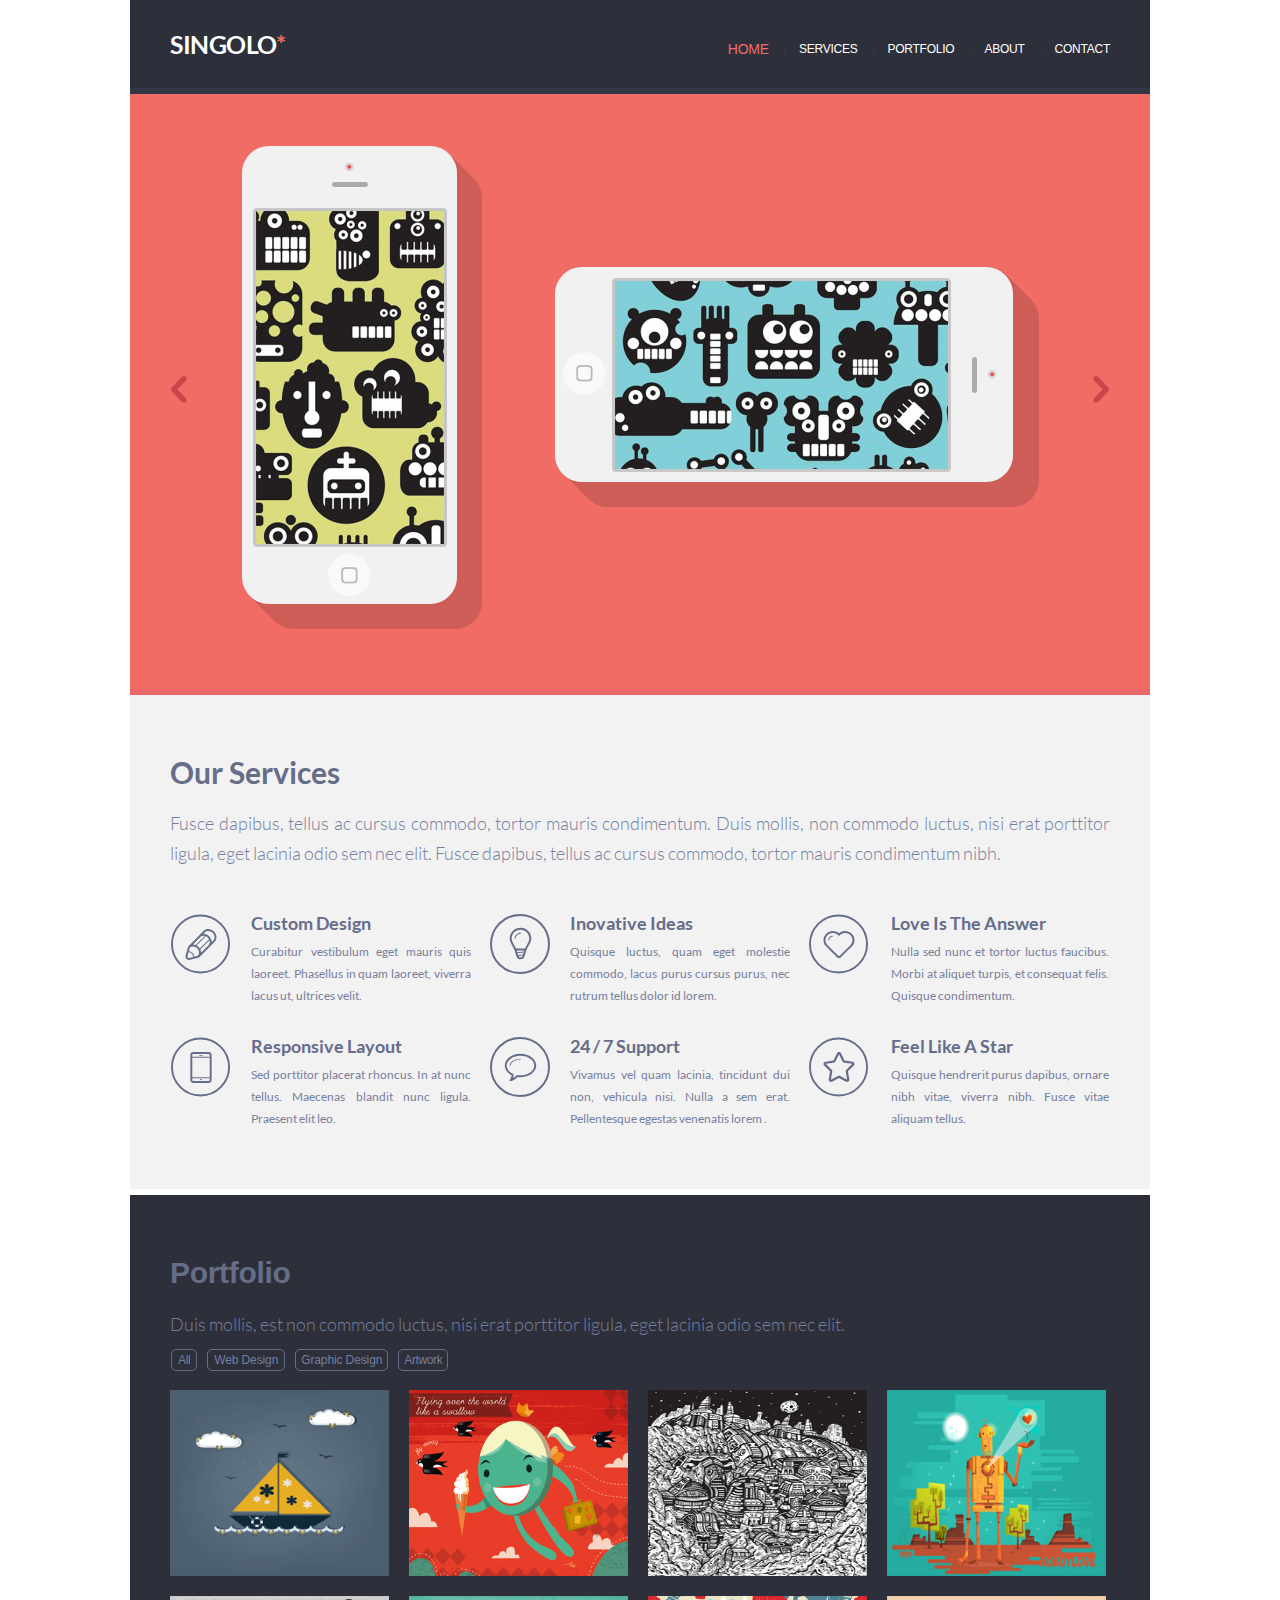
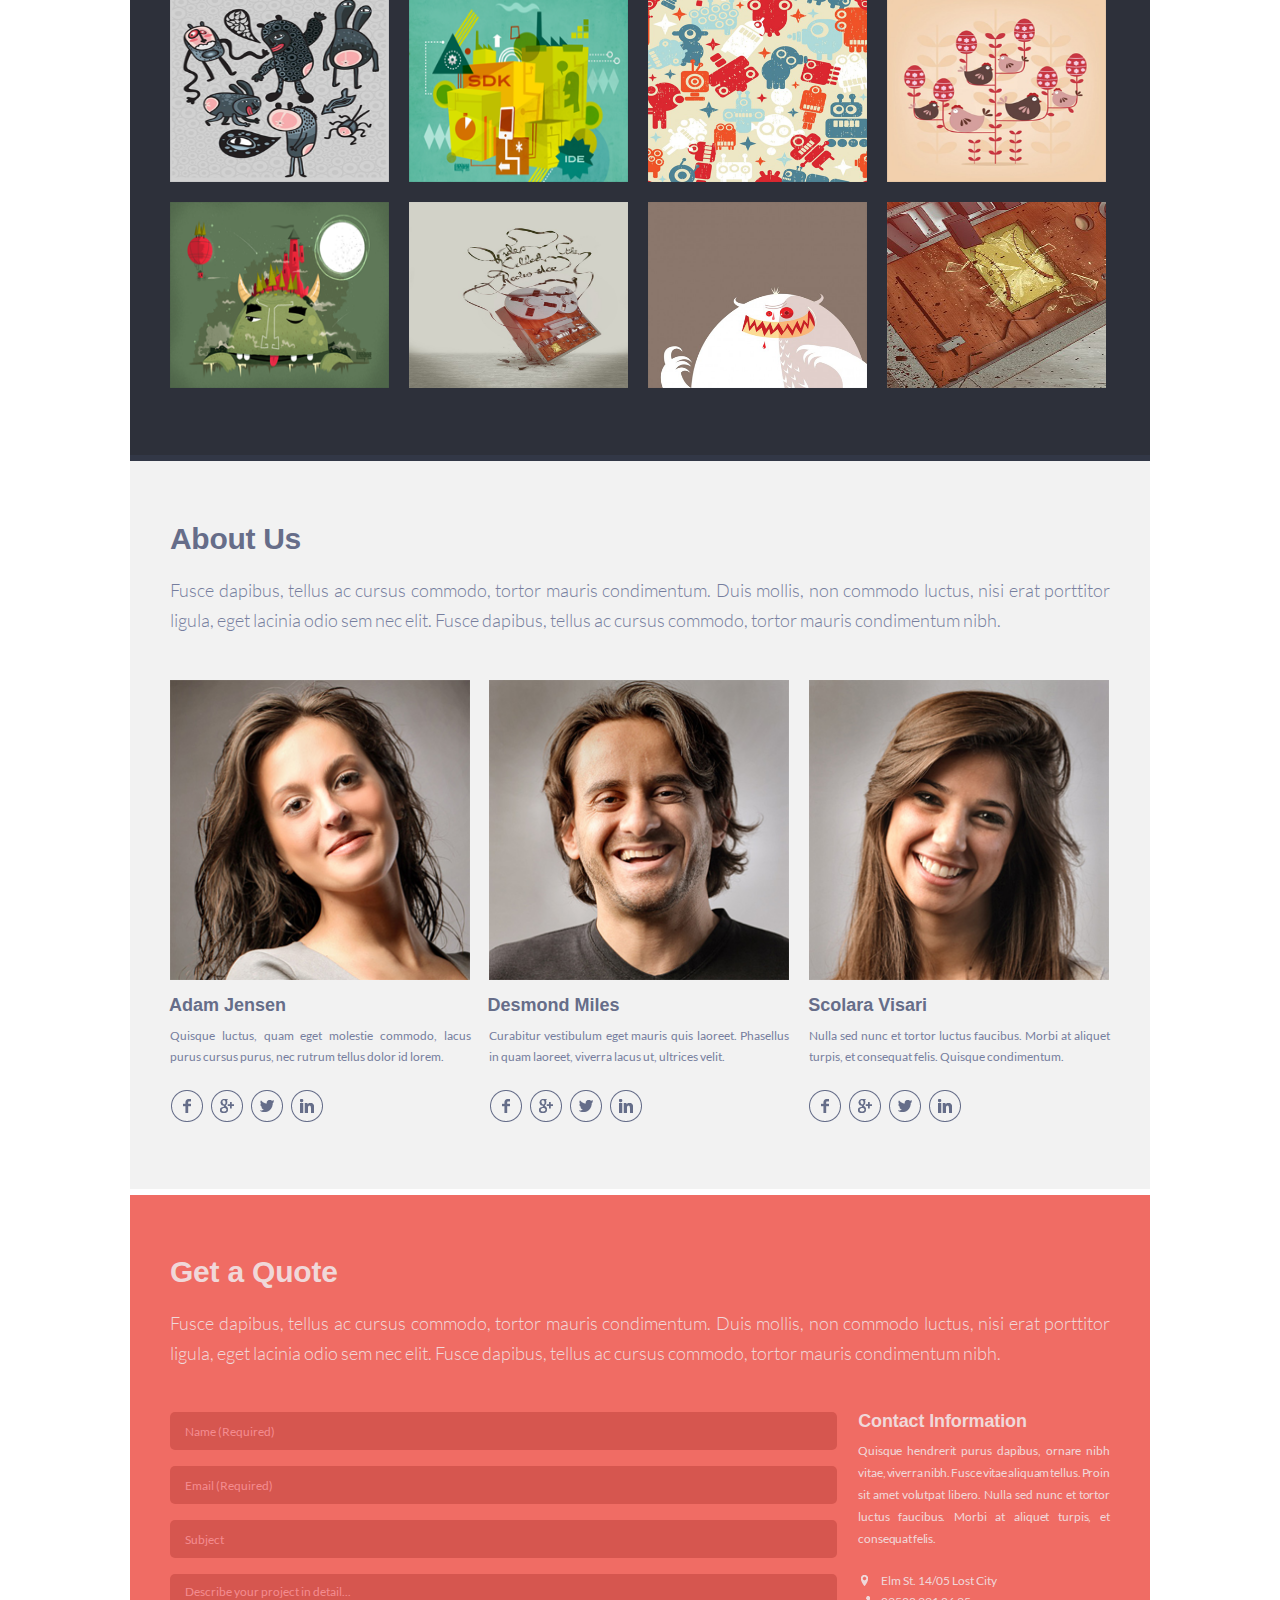
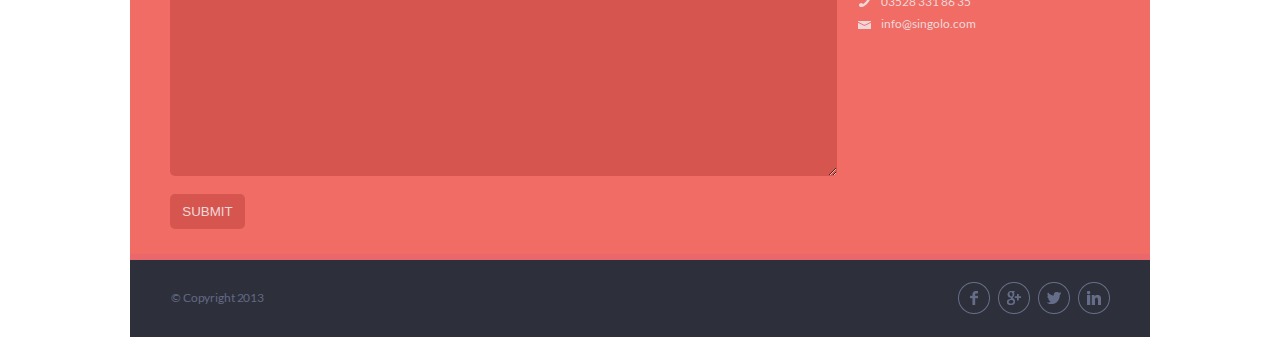
<file: index.html>
<!DOCTYPE html>
<html lang="en">

<head>
    <meta charset="UTF-8">
    <meta name="viewport" content="width=device-width, initial-scale=1.0">
    <title>Singolo1</title>
    <link rel="stylesheet" href="style.css">
</head>

<body>

    <!--HEADER SLIDER SERVICES-->

    <header class="header">
        <div class="wrapper">
            <div class="header-container">
                <div class="logo-container">
                    <span class="hamburger">
                        <span class="hamburger-line"></span>
                    </span>
                    <h1 class="logo">SINGOLO<span>*</span></h1>
                </div>
                <nav class="header__navigation">
                    <ul class="navigation">
                        <li><a class="active" href="#">HOME</a></li>
                        <li><a href="#services">SERVICES</a></li>
                        <li><a href="#portfolio">PORTFOLIO</a></li>
                        <li><a href="#about-us">ABOUT</a></li>
                        <li><a href="#get-a-quote">CONTACT</a></li>
                    </ul>
                </nav>
            </div>
        </div>
    </header>
    <div class="slider">
        <div class="wrapper slider-wrapper">
            <button class="left-arrow slider-item"></button>
            <div class="slider1 slider-item">
                <div class="vertical phone">
                    <img class="vertical-phone" src="./assets/img/iPhone-Vertical.png" alt="iPhone Vertical">
                    <img class="vertical-phone_home-button phone-button" src="./assets/img/Home Button.png" alt="">
                    <div class="black-vertical block">
                        <img src="./assets/img/black_vertical.png" alt="">
                    </div>
                </div>
                <div class="horizontal phone"><img class="horizontal-phone" src="./assets/img/iPhone-Horizontal.png" alt="iPhone Horizontal">
                    <img class="horizontal-phone_home-button phone-button" src="./assets/img/Home Button.png" alt="">
                    <img class="black-horizontal block" src="./assets/img/black_horizontal.png" alt="">
                </div>
            </div>
            <div class="slider2 slider-item">
                <img src="./assets/img/Slide-2.png" alt="" width="797" height="481">
            </div>
            <button class="right-arrow slider-item"></button>
        </div>
    </div>
    <section id="services">
        <div class="wrapper">
            <div class="services-container">
                <div class="services__header">
                    <h2>Our Services</h2>
                    <p>Fusce dapibus, tellus ac cursus commodo, tortor mauris condimentum. Duis mollis, non commodo
                        luctus,
                        nisi erat porttitor ligula, eget lacinia odio sem nec elit. Fusce dapibus, tellus ac cursus
                        commodo,
                        tortor mauris condimentum nibh.</p>
                </div>
                <ul class="services__descriptions">
                    <li class="services__description__item">
                        <img src="./assets/img/pen.svg" alt="pen">
                        <h3>Custom Design</h3>
                        <p>Curabitur vestibulum eget mauris quis laoreet. Phasellus in quam laoreet, viverra lacus
                            ut, ultrices velit.</p>
                    </li>
                    <li class="services__description__item">
                        <img src="./assets/img/lightbulb.svg" alt="lightbulb">
                        <h3>Inovative Ideas</h3>
                        <p>Quisque luctus, quam eget molestie commodo, lacus purus cursus purus, nec rutrum tellus
                            dolor id lorem.</p>
                    </li>
                    <li class="services__description__item">
                        <img src="./assets/img/heart.svg" alt="heart">
                        <h3>Love Is The Answer</h3>
                        <p>Nulla sed nunc et tortor luctus faucibus. Morbi at aliquet turpis, et consequat felis.
                            Quisque condimentum.</p>
                    </li>
                    <li class="services__description__item">
                        <img src="./assets/img/phone.svg" alt="phone">
                        <h3>Responsive Layout</h3>
                        <p>Sed porttitor placerat rhoncus. In at nunc tellus. Maecenas blandit nunc ligula. Praesent
                            elit leo.</p>
                    </li>
                    <li class="services__description__item">
                        <img src="./assets/img/bubble.svg" alt="bubble">
                        <h3>24 / 7 Support</h3>
                        <p>Vivamus vel quam lacinia, tincidunt dui non, vehicula nisi. Nulla a sem erat.
                            Pellentesque egestas venenatis lorem .</p>
                    </li>
                    <li class="services__description__item">
                        <img src="./assets/img/star.svg" alt="star">
                        <h3>Feel Like A Star</h3>
                        <p>Quisque hendrerit purus dapibus, ornare nibh vitae, viverra nibh. Fusce vitae aliquam
                            tellus.</p>
                    </li>
                </ul>
            </div>
        </div>
    </section>

    <!--PORTFOLIO ABOUT-US-->

    <section id="portfolio">
        <div class="wrapper">
            <div class="portfolio__container">
                <div class="portfolio__header">
                    <h2 class="portfolio__header_head">Portfolio</h2>
                    <p class="portfolio__header_text">Duis mollis, est non commodo luctus, nisi erat porttitor ligula,
                        eget
                        lacinia odio sem nec elit.</p>
                </div>
                <ul class="portfolio__list" id="portfolio__list">
                    <li><button class="portfolio__list_button">All</button></li>
                    <li><button class="portfolio__list_button">Web Design</button></li>
                    <li><button class="portfolio__list_button">Graphic Design</button></li>
                    <li><button class="portfolio__list_button">Artwork</button></li>
                </ul>

                <div class="portfolio__images" id="portfolio__images">
                    <div class="image1 portfolio__img"><img src="./assets/img/Project1.png" alt="Project1"></div>
                    <div class="image2 portfolio__img"><img src="./assets/img/Project2.png" alt="Project2"></div>
                    <div class="image3 portfolio__img"><img src="./assets/img/Project3.png" alt="Project3"></div>
                    <div class="image4 portfolio__img"><img src="./assets/img/Project4.png" alt="Project4"></div>
                    <div class="image5 portfolio__img"><img src="./assets/img/Project5.png" alt="Project5"></div>
                    <div class="image6 portfolio__img"><img src="./assets/img/Project6.png" alt="Project6"></div>
                    <div class="image7 portfolio__img"><img src="./assets/img/Project7.png" alt="Project7"></div>
                    <div class="image8 portfolio__img"><img src="./assets/img/Project8.png" alt="Project8"></div>
                    <div class="image9 portfolio__img"><img src="./assets/img/Project9.png" alt="Project9"></div>
                    <div class="image10 portfolio__img"><img src="./assets/img/Project10.png" alt="Project10"></div>
                    <div class="image11 portfolio__img"><img src="./assets/img/Project11.png" alt="Project11"></div>
                    <div class="image12 portfolio__img"><img src="./assets/img/Project12.png" alt="Project12"></div>
                </div>
            </div>
        </div>
    </section>

    <section id="about-us">
        <div class="wrapper">
            <div class="about-us__container">
                <div class="about-us__header">
                    <h2 class="about-us__header_head">About Us</h2>
                    <p class="about-us__header_text">Fusce dapibus, tellus ac cursus commodo, tortor mauris condimentum.
                        Duis mollis, non commodo luctus, nisi erat porttitor ligula, eget lacinia odio sem nec elit.
                        Fusce dapibus, tellus ac cursus commodo, tortor mauris condimentum nibh.</p>
                </div>

                <div class="about-us__people">
                    <div class="human adam-jensen">
                        <div><img src="./assets/img/photo1.png" alt="Adam Jensen"></div>
                        <h2>Adam Jensen</h2>
                        <p>Quisque luctus, quam eget molestie commodo, lacus purus cursus purus, nec rutrum tellus dolor
                            id lorem.</p>
                        <div class="social">
                            <a href="https://www.facebook.com/" class="facebook"></a>
                            <a href="https://www.google.com/" class="google"></a>
                            <a href="https://twitter.com/" class="twitter"></a>
                            <a href="https://www.linkedin.com/" class="linked-in"></a>
                        </div>
                    </div>
                    <div class="human desmond-miles">
                        <div><img src="./assets/img/photo2.png" alt="Desmond Miles"></div>
                        <h2>Desmond Miles</h2>
                        <p>Curabitur vestibulum eget mauris quis laoreet. Phasellus in quam laoreet, viverra lacus ut,
                            ultrices velit.</p>
                        <div class="social">
                            <a href="https://www.facebook.com/" class="facebook"></a>
                            <a href="https://www.google.com/" class="google"></a>
                            <a href="https://twitter.com/" class="twitter"></a>
                            <a href="https://www.linkedin.com/" class="linked-in"></a>
                        </div>
                    </div>
                    <div class="human scolara-visari">
                        <div><img src="./assets/img/photo3.png" alt="Scolara Visari"></div>
                        <h2>Scolara Visari</h2>
                        <p>Nulla sed nunc et tortor luctus faucibus. Morbi at aliquet turpis, et consequat felis.
                            Quisque condimentum.</p>
                        <div class="social">
                            <a href="https://www.facebook.com/" class="facebook"></a>
                            <a href="https://www.google.com/" class="google"></a>
                            <a href="https://twitter.com/" class="twitter"></a>
                            <a href="https://www.linkedin.com/" class="linked-in"></a>
                        </div>
                    </div>
                </div>
            </div>
        </div>
    </section>

    <!--GET-A-QUOTE FOOTER-->

    <section id="get-a-quote">
        <div class="wrapper">
            <div class="get-a-quote__container">
                <div class="get-a-quote__text">
                    <h2 class="get-a-quote__text_header">Get a Quote</h2>
                    <p class="get-a-quote__text_main-text">Fusce dapibus, tellus ac cursus commodo, tortor mauris
                        condimentum. Duis mollis, non commodo luctus, nisi erat porttitor ligula, eget lacinia odio sem
                        nec elit. Fusce dapibus, tellus ac cursus commodo, tortor mauris condimentum nibh.</p>
                </div>

                <div class="get-a-quote__forms-contact-info">
                    <div class="forms">
                        <form action="" class="form" method="" id="form" onsubmit="return false;">
                            <input type="text" id="user-name" name="user-name" placeholder="Name (Required)" required
                                pattern="[A-Za-z_-]{1,15}">
                            <br>
                            <input type="email" name="user-email" id="user-email" placeholder="Email (Required)"
                                required pattern="[A-Za-z0-9._-]+@[A-Za-z0-9-]+.+.[A-Za-z]{2,4}">
                            <br>
                            <input type="text" id="subject" placeholder="Subject" maxlength="100">
                            <br>
                            <textarea name="project-description" id="project-description" cols="30" rows="30"
                                placeholder="Describe your project in detail..." maxlength="280"></textarea>
                            <br>
                            <button type="submit" class="form_submit" id="submit">SUBMIT</button>
                        </form>

                        <div id="message-block" class="hidden-block">
                            <div id="message">
                                <p>The letter was sent</p><br>
                                <p id="no-theme">Subject: <span id="message-theme"></span></p><br>
                                <p id="no-description">Description: <span id="message-description"></span></p><br>
                                <button id="close-button">OK</button>
                            </div>
                        </div>

                    </div>
                    <div class="contact-info">
                        <h2 class="contact-info__header">Contact Information</h2>
                        <p class="contact-info__text">Quisque hendrerit purus dapibus, ornare nibh vitae, viverra nibh.
                            Fusce vitae aliquam tellus. Proin sit amet volutpat libero. Nulla sed nunc et tortor luctus
                            faucibus. Morbi at aliquet turpis, et consequat felis.</p>
                        <a href="#" class="location">Elm St. 14/05 Lost City</a>
                        <a href="tel:035283318635" class="phone">03528 331 86 35</a>
                        <a href="mailto:info@singolo.com" class="mail">info@singolo.com</a>
                    </div>
                </div>
            </div>
        </div>
    </section>

    <footer class="footer">
        <div class="wrapper">
            <div class="footer__container">
                <div class="copyright">
                    <p>&#169; Copyright 2013</p>
                </div>
                <div class="footer__container_social">
                    <a href="https://www.facebook.com/" class="facebook"></a>
                    <a href="https://www.google.com/" class="google"></a>
                    <a href="https://twitter.com/" class="twitter"></a>
                    <a href="https://www.linkedin.com/" class="linked-in"></a>
                </div>
            </div>
        </div>
    </footer>
    <script src="script.js"></script>
</body>

</html>
</file>
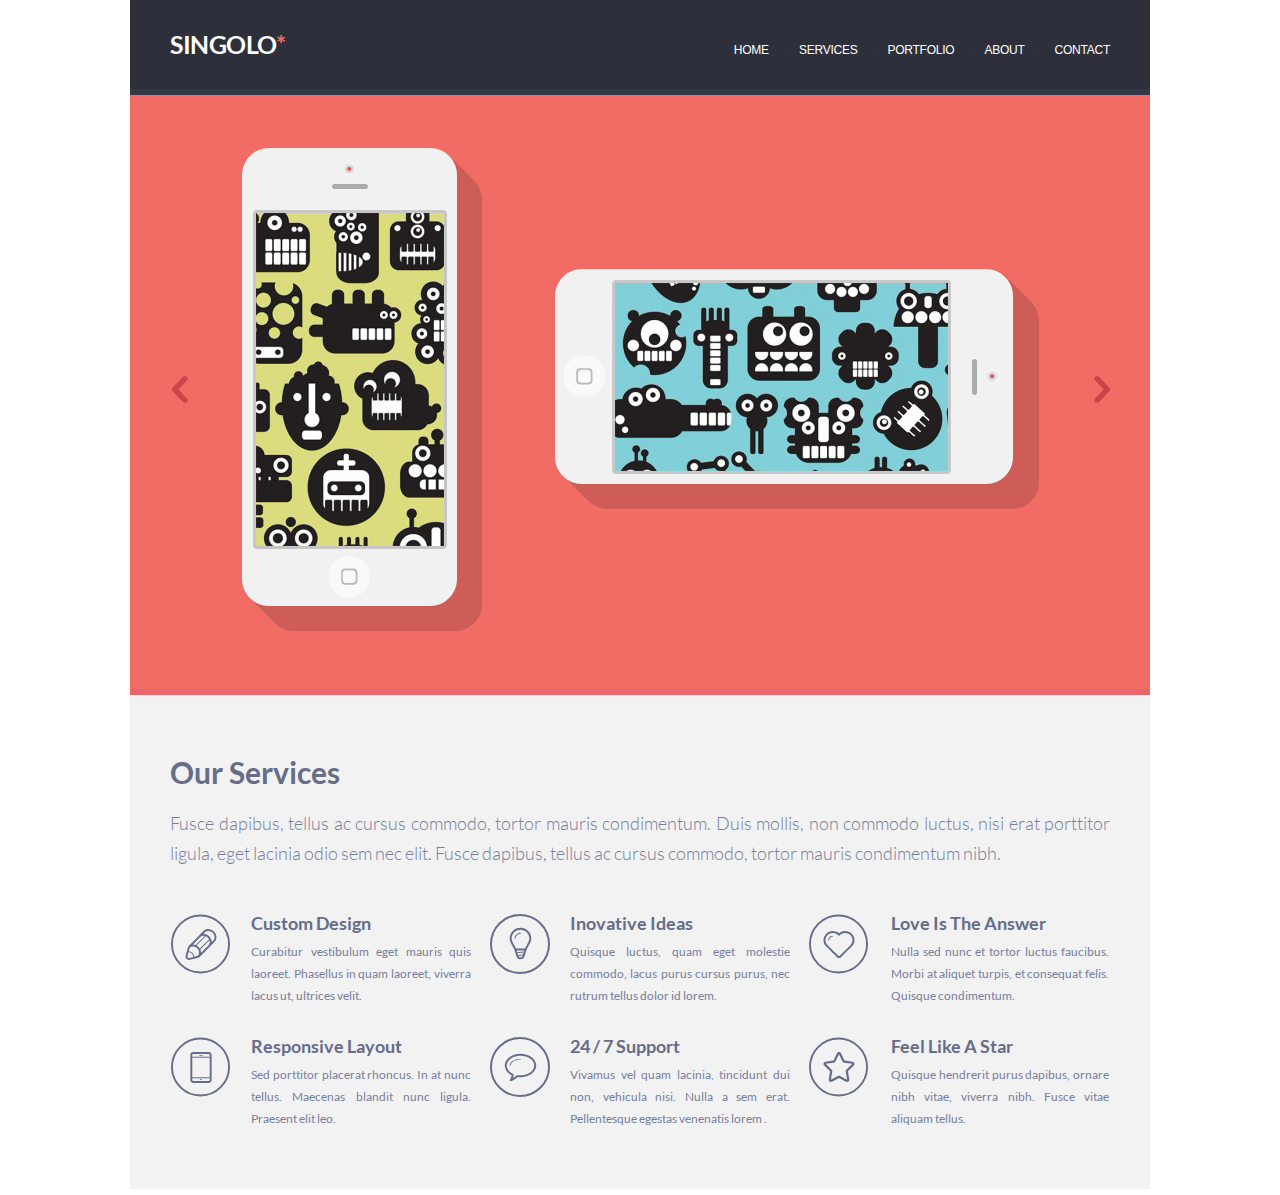
<file: singolo1.html>
<!DOCTYPE html>
<html lang="en">

<head>
    <meta charset="UTF-8">
    <meta name="viewport" content="width=device-width, initial-scale=1.0">
    <title>Singolo1</title>
    <link rel="stylesheet" href="singolo1.css">
</head>

<body>
    <header class="header">
        <div class="wrapper">
            <div class="header-container">
                <div class="logo-container">
                    <h1 class="logo">SINGOLO<span>*</span></h1>
                </div>
                <nav class="header__navigation">
                    <ul class="navigation">
                        <li><a href="#">HOME</a></li>
                        <li><a href="#">SERVICES</a></li>
                        <li><a href="#">PORTFOLIO</a></li>
                        <li><a href="#">ABOUT</a></li>
                        <li><a href="#">CONTACT</a></li>
                    </ul>
                </nav>
            </div>
        </div>
    </header>
    <div class="slider">
        <div class="wrapper">
            <div class="slider-container">
                <button class="left-arrow" disabled></button>
                <div class="slider__content">
                    <img class="vertical-phone" src="./assets/img/iPhone-Vertical.png" alt="iPhone Vertical" width="240"
                        height="483">
                    <img class="horizontal-phone" src="./assets/img/iPhone-Horizontal.png" alt="iPhone Horizontal"
                        width="484" height="240">
                </div>
                <button class="right-arrow" disabled></button>
            </div>
        </div>
    </div>
    <section class="services">
        <div class="wrapper">
            <div class="services-container">
                <div class="services__header">
                    <h2>Our Services</h2>
                    <p>Fusce dapibus, tellus ac cursus commodo, tortor mauris condimentum. Duis mollis, non commodo
                        luctus,
                        nisi erat porttitor ligula, eget lacinia odio sem nec elit. Fusce dapibus, tellus ac cursus
                        commodo,
                        tortor mauris condimentum nibh.</p>
                </div>
                <ul class="services__descriptions">
                    <li class="services__description__item">
                        <img src="./assets/img/pen.svg" alt="pen">
                        <h3>Custom Design</h3>
                        <p>Curabitur vestibulum eget mauris quis laoreet. Phasellus in quam laoreet, viverra lacus
                            ut, ultrices velit.</p>
                    </li>
                    <li class="services__description__item">
                        <img src="./assets/img/lightbulb.svg" alt="lightbulb">
                        <h3>Inovative Ideas</h3>
                        <p>Quisque luctus, quam eget molestie commodo, lacus purus cursus purus, nec rutrum tellus
                            dolor id lorem.</p>
                    </li>
                    <li class="services__description__item">
                        <img src="./assets/img/heart.svg" alt="heart">
                        <h3>Love Is The Answer</h3>
                        <p>Nulla sed nunc et tortor luctus faucibus. Morbi at aliquet turpis, et consequat felis.
                            Quisque condimentum.</p>
                    </li>
                    <li class="services__description__item">
                        <img src="./assets/img/phone.svg" alt="phone">
                        <h3>Responsive Layout</h3>
                        <p>Sed porttitor placerat rhoncus. In at nunc tellus. Maecenas blandit nunc ligula. Praesent
                            elit leo.</p>
                    </li>
                    <li class="services__description__item">
                        <img src="./assets/img/bubble.svg" alt="bubble">
                        <h3>24 / 7 Support</h3>
                        <p>Vivamus vel quam lacinia, tincidunt dui non, vehicula nisi. Nulla a sem erat.
                            Pellentesque egestas venenatis lorem .</p>
                    </li>
                    <li class="services__description__item">
                        <img src="./assets/img/star.svg" alt="star">
                        <h3>Feel Like A Star</h3>
                        <p>Quisque hendrerit purus dapibus, ornare nibh vitae, viverra nibh. Fusce vitae aliquam
                            tellus.</p>
                    </li>
                </ul>
            </div>
        </div>
    </section>
</body>

</html>
</file>
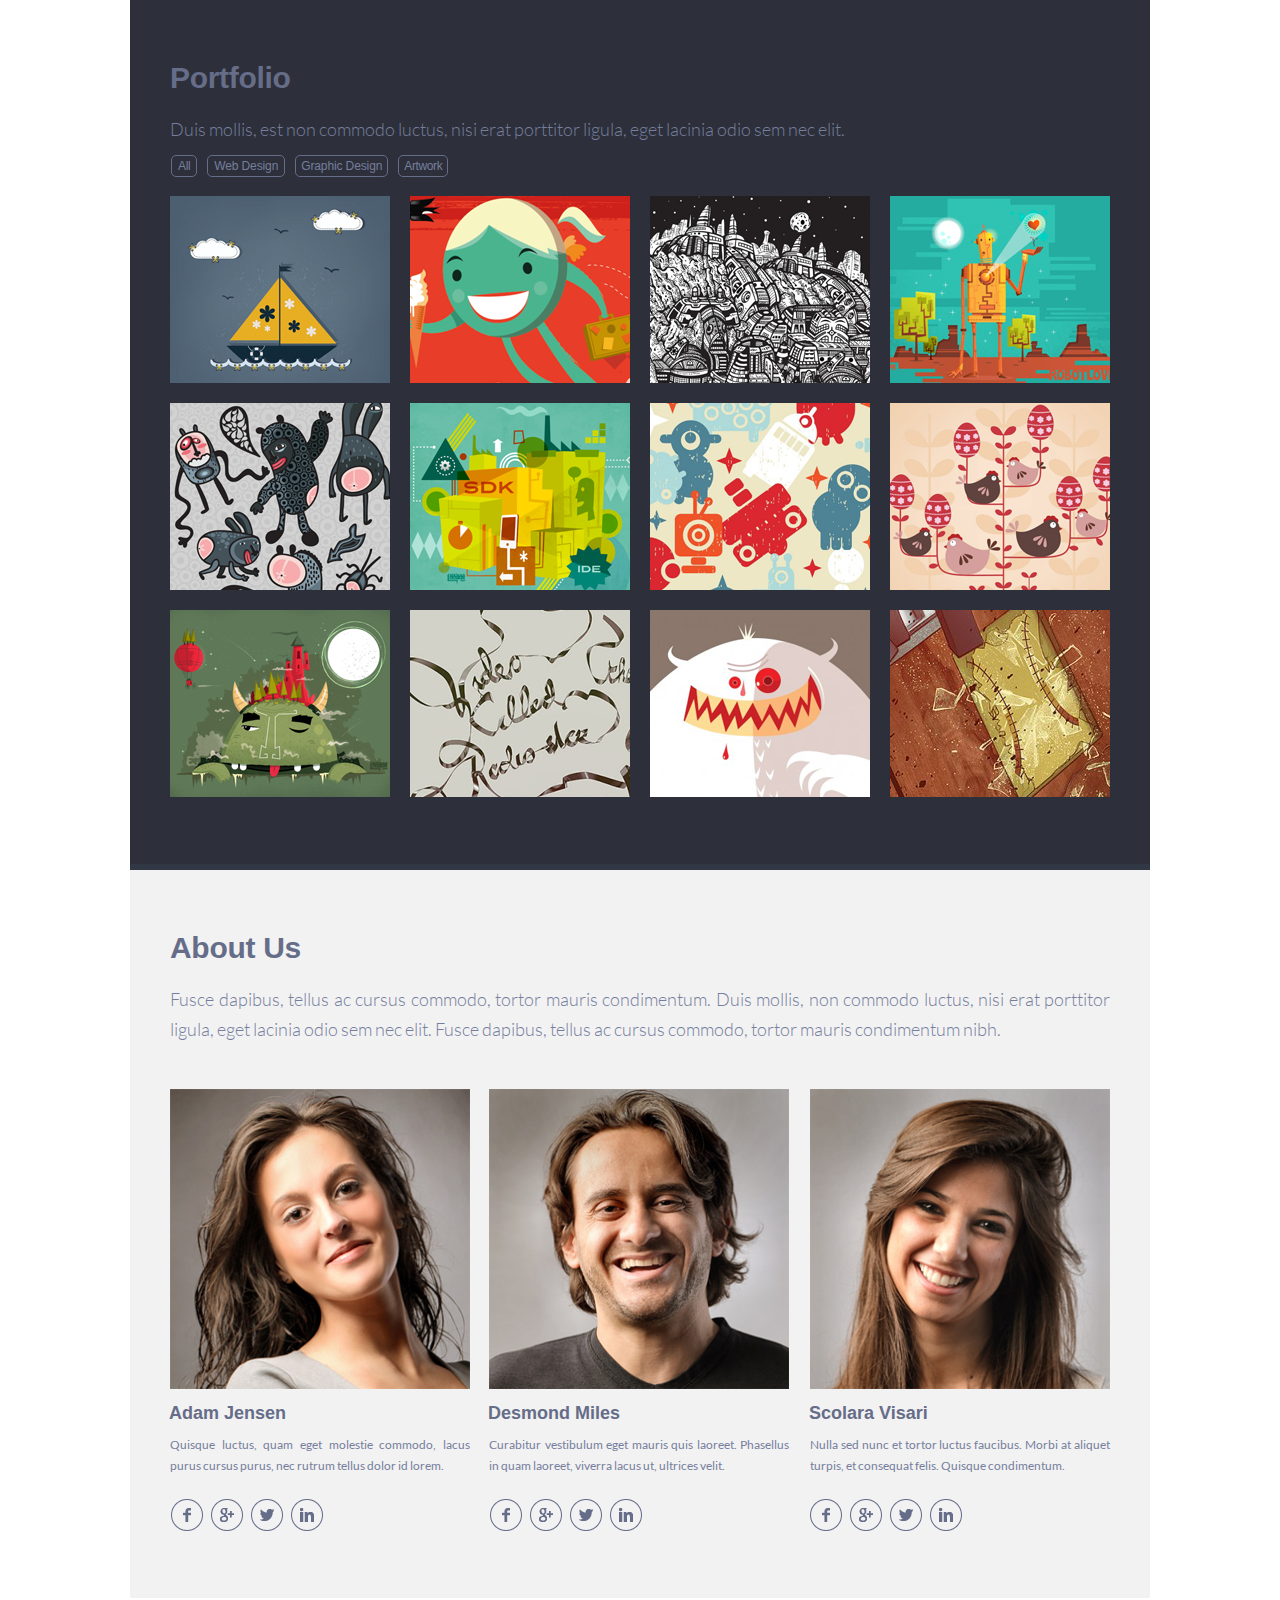
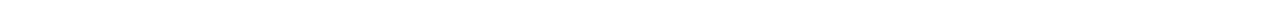
<file: singolo2.html>
<!DOCTYPE html>
<html lang="en">

<head>
    <meta charset="UTF-8">
    <meta name="viewport" content="width=device-width, initial-scale=1.0">
    <title>Singolo2</title>
    <link rel="stylesheet" href="singolo2.css">
</head>

<body>
    <section class="portfolio">
        <div class="wrapper">
            <div class="portfolio__container">
                <div class="portfolio__header">
                    <h2 class="portfolio__header_head">Portfolio</h2>
                    <p class="portfolio__header_text">Duis mollis, est non commodo luctus, nisi erat porttitor ligula,
                        eget
                        lacinia odio sem nec elit.</p>
                </div>
                <ul class="portfolio__list">
                    <li><button class="portfolio__list_button" disabled><span>All</span></button></li>
                    <li><button class="portfolio__list_button" disabled><span>Web Design</span></button></li>
                    <li><button class="portfolio__list_button" disabled><span>Graphic Design</span></button></li>
                    <li><button class="portfolio__list_button" disabled><span>Artwork</span></button></li>
                </ul>
                <div class="portfolio__images">
                    <div class="image1"><img src="./assets/img/Project1.png" alt="Project1"></div>
                    <div class="image2"><img src="./assets/img/Project2.png" alt="Project2"></div>
                    <div class="image3"><img src="./assets/img/Project3.png" alt="Project3"></div>
                    <div class="image4"><img src="./assets/img/Project4.png" alt="Project4"></div>
                    <div class="image5"><img src="./assets/img/Project5.png" alt="Project5"></div>
                    <div class="image6"><img src="./assets/img/Project6.png" alt="Project6"></div>
                    <div class="image7"><img src="./assets/img/Project7.png" alt="Project7"></div>
                    <div class="image8"><img src="./assets/img/Project8.png" alt="Project8"></div>
                    <div class="image9"><img src="./assets/img/Project9.png" alt="Project9"></div>
                    <div class="image10"><img src="./assets/img/Project10.png" alt="Projec10"></div>
                    <div class="image11"><img src="./assets/img/Project11.png" alt="Project11"></div>
                    <div class="image12"><img src="./assets/img/Project12.png" alt="Project12"></div>
                </div>
            </div>
        </div>
    </section>
    <section class="about-us">
        <div class="wrapper">
            <div class="about-us__container">
                <div class="about-us__header">
                    <h2 class="about-us__header_head">About Us</h2>
                    <p class="about-us__header_text">Fusce dapibus, tellus ac cursus commodo, tortor mauris condimentum.
                        Duis mollis, non commodo luctus, nisi erat porttitor ligula, eget lacinia odio sem nec elit.
                        Fusce dapibus, tellus ac cursus commodo, tortor mauris condimentum nibh.</p>
                </div>
                <div class="about-us__people">
                    <div class="human adam-jensen">
                        <div><img src="./assets/img/photo1.png" alt="Adam Jensen" width="300" height="300"></div>
                        <h2>Adam Jensen</h2>
                        <p>Quisque luctus, quam eget molestie commodo, lacus purus cursus purus, nec rutrum tellus dolor id lorem.</p>
                        <div class="social">
                            <a href="https://www.facebook.com/" class="facebook"></a>
                            <a href="https://www.google.com/" class="google"></a>
                            <a href="https://twitter.com/" class="twitter"></a>
                            <a href="https://www.linkedin.com/" class="linked-in"></a>
                        </div>
                    </div>
                    <div class="human desmond-miles">
                        <div><img src="./assets/img/photo2.png" alt="Desmond Miles" width="300" height="300"></div>
                        <h2>Desmond Miles</h2>
                        <p>Curabitur vestibulum eget mauris quis laoreet. Phasellus in quam laoreet, viverra lacus ut, ultrices velit.</p>
                        <div class="social">
                            <a href="https://www.facebook.com/" class="facebook"></a>
                            <a href="https://www.google.com/" class="google"></a>
                            <a href="https://twitter.com/" class="twitter"></a>
                            <a href="https://www.linkedin.com/" class="linked-in"></a>
                        </div>
                    </div>
                    <div class="human scolara-visari">
                        <div><img src="./assets/img/photo3.png" alt="Scolara Visari" width="300" height="300"></div>
                        <h2>Scolara Visari</h2>
                        <p>Nulla sed nunc et tortor luctus faucibus. Morbi at aliquet turpis, et consequat felis. Quisque condimentum.</p>
                        <div class="social">
                            <a href="https://www.facebook.com/" class="facebook"></a>
                            <a href="https://www.google.com/" class="google"></a>
                            <a href="https://twitter.com/" class="twitter"></a>
                            <a href="https://www.linkedin.com/" class="linked-in"></a>
                        </div>
                    </div>
                </div>
            </div>
        </div>
    </section>
</body>

</html>
</file>
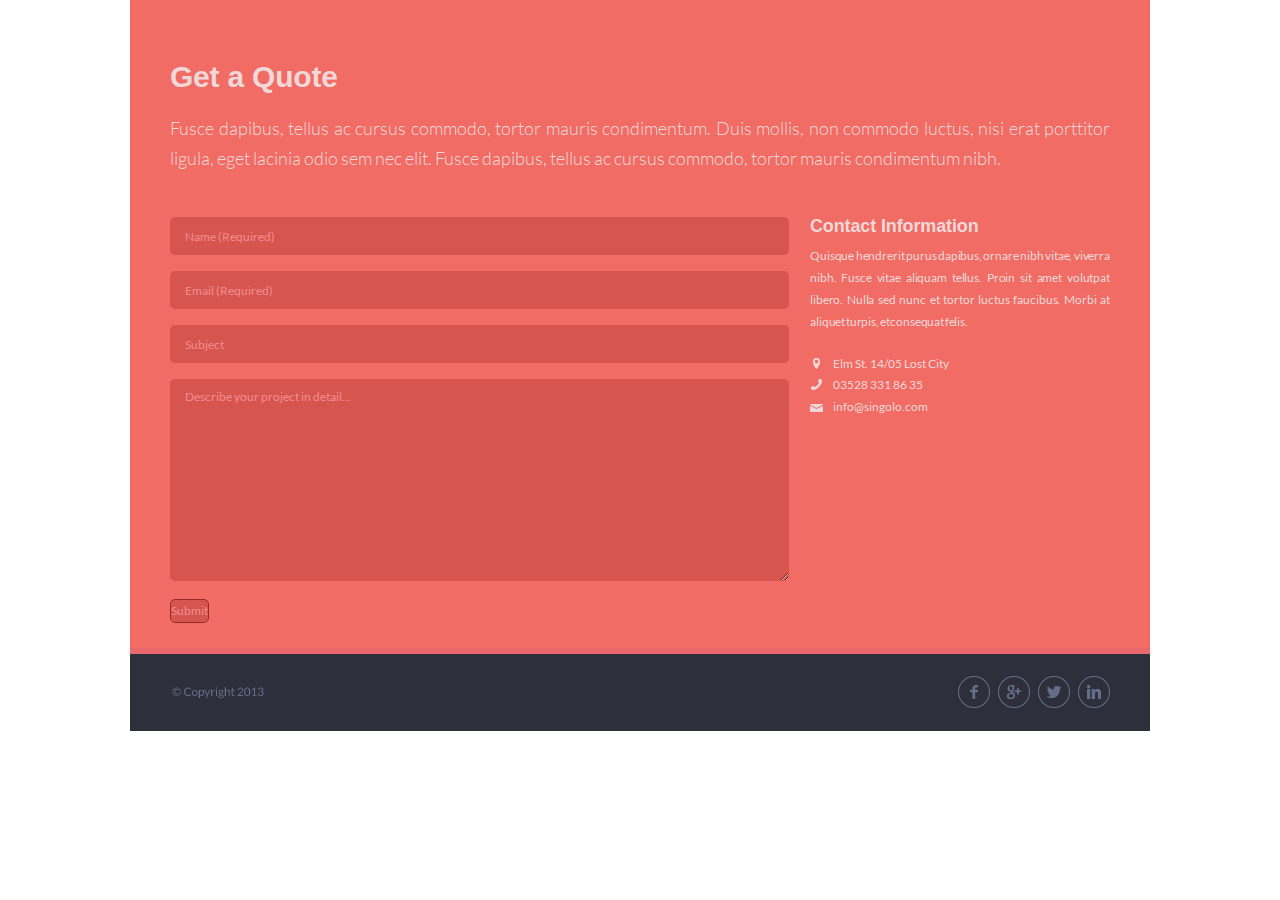
<file: singolo3.html>
<!DOCTYPE html>
<html lang="en">

<head>
    <meta charset="UTF-8">
    <meta name="viewport" content="width=device-width, initial-scale=1.0">
    <title>Singolo3</title>
    <link rel="stylesheet" href="singolo3.css">
</head>

<body>
    <section class="get-a-quote">
        <div class="wrapper">
            <div class="get-a-quote__container">
                <div class="get-a-quote__text">
                    <h2 class="get-a-quote__text_header">Get a Quote</h2>
                    <p class="get-a-quote__text_main-text">Fusce dapibus, tellus ac cursus commodo, tortor mauris
                        condimentum. Duis mollis, non commodo luctus, nisi erat porttitor ligula, eget lacinia odio sem
                        nec elit. Fusce dapibus, tellus ac cursus commodo, tortor mauris condimentum nibh.</p>
                </div>
                <div class="get-a-quote__forms-contact-info">
                    <div class="forms">
                        <form action="#" class="form">
                            <input type="text" class="user-name" name="user-name" placeholder="Name (Required)" required minlength="1" maxlength="15">
                            <br>
                            <input type="email" name="user-email" id="user-email" placeholder="Email (Required)" required>
                            <br>
                            <input type="text" class="user-subject" placeholder="Subject">
                            <br>
                            <textarea name="project-description" id="project-description" cols="30" rows="30" placeholder="Describe your project in detail..."></textarea>
                            <br>
                            <input type="submit" value="Submit" class="form_submit">
                        </form>
                    </div>
                    <div class="contact-info">
                        <h2 class="contact-info__header">Contact Information</h2>
                        <p class="contact-info__text">Quisque hendrerit purus dapibus, ornare nibh vitae, viverra nibh. Fusce vitae aliquam tellus. Proin sit amet volutpat libero. Nulla sed nunc et tortor luctus faucibus. Morbi at aliquet turpis, et consequat felis.</p>
                        <a href="#" class="location">Elm St. 14/05 Lost City</a>
                        <a href="tel:035283318635" class="phone">03528 331 86 35</a>
                        <a href="mailto:info@singolo.com" class="mail">info@singolo.com</a>
                    </div>
                </div>
            </div>
        </div>
    </section>
    <footer class="footer">
        <div class="wrapper">
            <div class="footer__container">
                <div class="copyright">
                    <img src="./assets/img/Copyright.png" alt="Copyright">
                </div>
                <div class="footer__container_social">
                    <a href="https://www.facebook.com/" class="facebook"></a>
                    <a href="https://www.google.com/" class="google"></a>
                    <a href="https://twitter.com/" class="twitter"></a>
                    <a href="https://www.linkedin.com/" class="linked-in"></a>
                </div>
            </div>
        </div>
    </footer>
</body>

</html>
</file>
<file: style.css>
@font-face {
    font-family: "Lato-Regular";
    src: url("./assets/Lato-Regular.ttf");
    font-style: normal;
    font-weight: normal;
}

@font-face {
    font-family: "Lato-Bold";
    src: url("./assets/Lato-Bold.ttf");
    font-style: normal;
    font-weight: normal;
}

@font-face {
    font-family: "Lato-Light";
    src: url("./assets/Lato-Light.ttf");
    font-style: normal;
    font-weight: normal;
}

* {
    margin: 0;
}

html {
    font-size: 10px;
    scroll-behavior: smooth;
}

a {
    text-decoration: none;
    color: inherit;
}

/*HEADER*/

.wrapper {
    max-width: 1020px;
    margin: 0 auto;
}

header {
    position: fixed;
    top: 0px;
    width: 100%;
    z-index: 50;
}

.header-container {
    display: flex;
    justify-content: space-between;
    align-items: baseline;
    padding: 34px 40px 33px 40px;
    background-color: #2d303a;
    border-bottom: 6px #323746 solid;
    color: white;
}

.logo-container {
    display: flex;
}

.logo-container h1 {
    font-family: "Lato-Bold", "Helvetica", sans-serif;
    font-size: 2.5rem;
    color: #ffffff;
    font-weight: 700;
    text-align: justify;
    line-height: 19px;
    letter-spacing: -0.02em;
}

.logo-container h1 span {
    color: #f06c64;
    line-height: 20px;
}

.navigation {
    display: flex;
    justify-content: space-between;
}

.navigation li {
    color: white;
    font-size: 1.2rem;
    font-family: "Lato", "Helvetica", sans-serif;
    font-weight: 300;
    text-align: justify;
    text-decoration: none;
    line-height: 9px;
    letter-spacing: -0.02em;
}

.navigation li:hover {
    color: #f06c64;
}

.navigation li {
    margin-left: 30px;
    position: relative;
    list-style-type: none;
}

.navigation li+li::before {
    position: absolute;
    bottom: 3px;
    left: -16px;
    content: ".";
    color: #494e62;
}

/*HAMBURGER*/

.hamburger {
    display: none;
    position: relative;
    width: 25px;
    height: 20px;
}

.hamburger::before {
    content: "";
    display: inline-block;
    position: absolute;
    background: #FFFFFF;
    border-radius: 5px;
    height: 2.4px;
    width: 100%;
    top: 0;
    left: 0;
    transition: all 0.3s ease 0s;
}

.hamburger.active-burger::before {
    transform: rotate(90deg);
    left: -50%;
    top: 50%;
}

.hamburger.active-burger::after {
    transform: rotate(90deg);
    left: 50%;
    top: 50%;
}

.hamburger::after {
    content: "";
    display: inline-block;
    position: absolute;
    background: #FFFFFF;
    border-radius: 5px;
    height: 2.4px;
    width: 100%;
    bottom: 0;
    left: 0;
    transition: all 0.3s ease 0s;
}

.hamburger-line {
    display: inline-block;
    position: absolute;
    background: #FFFFFF;
    border-radius: 5px;
    height: 2.4px;
    width: 100%;
    top: calc(50% - 1.5px);
    transition: all 0.3s ease 0s;
}

.hamburger-line.active-burger {
    transform: rotate(90deg);
    left: 0;
    top: 50%;
}

/*Intaractive Menu*/

.navigation li a.active {
    color: #f06c64;
    font-size: 1.4rem;
}

/*END Intaractive Menu*/

/*SLIDER*/

.slider {
    margin-top: 93px;
}

.slider-wrapper {
    position: relative;
    display: flex;
    overflow: hidden;
}

.slider2 {
    padding: 53px 111px 58px 112px;
    position: relative;
    background-color: #648BF0;
    border-bottom: 6px rgb(73, 114, 219) solid;
}

.slider1 {
    padding: 53px 111px 58px 112px;
    position: relative;
    background-color: #f06c64;
    border-bottom: 6px #ea676b solid;
    display: flex;
    justify-content: space-between;
    align-items: center;
}

/*Slider*/

@keyframes bobble1 {
    0% {
        transform: translate3d(-1020px, 0px, 0px);
        animation-timing-function: linear;
    }
    100% {
        transform: translate3d(0px, 0px, 0px);
        animation-timing-function: linear;
    }
}

@keyframes bobble2 {
    0% {
        transform: translate3d(0px, 0px, 0px);
        animation-timing-function: linear;
    }
    100% {
        transform: translate3d(1020px, 0px, 0px);
        animation-timing-function: linear;
    }
}

@keyframes bobble3 {
    0% {
        transform: translate3d(0, 0px, 0px);
        animation-timing-function: linear;
    }
    100% {
        transform: translate3d(-1020px, 0px, 0px);
        animation-timing-function: linear;
    }
}

@keyframes bobble4 {
    0% {
        transform: translate3d(1020px, 0px, 0px);
        animation-timing-function: linear;
    }
    100% {
        transform: translate3d(0px, 0px, 0px);
        animation-timing-function: linear;
    }
}

div.animation1 {
    animation: bobble1 1s forwards;
}

div.animation2 {
    animation: bobble2 1s forwards;
}

div.animation3 {
    animation: bobble3 1s forwards;
}

div.animation4 {
    animation: bobble4 1s forwards;
}

/*END Slider*/

/*Disconnecting Phones*/

.black-vertical {
    position: absolute;
    left: 4.5%;
    top: 13.5%;
}

.black-horizontal {
    position: absolute;
    left: 12.4%;
    top: 5.6%;
}

.block {
    display: none;
}

/*END Disconnecting Phones*/

.vertical {
    padding-right: 73px;
    position: relative;
}

.horizontal {
    position: relative;
}

.vertical-phone_home-button {
    position: absolute;
    top: 84%;
    left: 27%;
}

.horizontal-phone_home-button {
    position: absolute;
    top: 34.7%;
    left: 1.5%;
}

.phone-button:hover {
    cursor: pointer;
}

.horizontal-phone {
    padding-bottom: 1px;
}

.left-arrow {
    padding: 0;
    border: 0;
    background-color: rgb(240, 108, 100);
    position: absolute;
    top: 47%;
    left: 4%;
    z-index: 10;
    background-size: cover;
}

.left-arrow:focus {
    outline: none;
}

.right-arrow {
    padding: 0;
    border: 0;
    background-color: #f06c64;
    position: absolute;
    right: 4%;
    top: 47%;
    background-size: cover;
}

.right-arrow:focus {
    outline: none;
}

.right-arrow {
    background-image: url(./assets/img/arrow-right.png);
    width: 16px;
    height: 27px;
}

.slider-bg {
    background-color: #648BF0;
}

.right-arrow:hover {
    background-image: url(./assets/img/arrow-right-hover.png);
    cursor: pointer;
    transform: scale(1.1);
}

.left-arrow {
    background-image: url(./assets/img/arrow-left.png);
    width: 16px;
    height: 27px;
}

.left-arrow:hover {
    background-image: url(./assets/img/arrow-left-hover.png);
    cursor: pointer;
    transform: scale(1.1);
}

/*SERVICES*/
#services {
    scroll-margin-top: 93px;
}

.services-container {
    background-color: #f2f2f2;
    border-bottom: 6px #ffffff solid;
}

.services__header {
    padding: 66px 40px 46px 40px;
}

.services__header h2 {
    font-family: "Lato-Bold", "Helvetica", sans-serif;
    font-size: 3.0em;
    line-height: 23px;
    color: #666d89;
    font-weight: 900;
    text-align: left;
    margin-bottom: 24px;
}

.services__header p {
    font-family: "Lato-Light", "Helvetica", sans-serif;
    font-size: 1.8em;
    line-height: 30px;
    color: #767e9e;
    font-weight: 300;
    text-align: justify;
}

.services__descriptions {
    display: flex;
    flex-wrap: wrap;
    justify-content: space-between;
    margin: 0 41px 29px 41px;
    padding: 0;
}

.services__descriptions li {
    list-style-type: none;
}

.services__description__item {
    width: 32%;
    margin: 0 0 30px 0;
}

.services__description__item::after {
    content: "";
    display: block;
    clear: both;
    height: 0;
}

.services__description__item h3 {
    font-family: "Lato-Bold", "Helvetica", sans-serif;
    font-size: 1.8em;
    line-height: 18px;
    color: #666d89;
    font-weight: 900;
    text-align: justify;
    padding-bottom: 9px;
}

.services__description__item p {
    font-family: "Lato-Regular", "Helvetica", sans-serif;
    font-size: 1.2em;
    line-height: 22px;
    color: #767e9e;
    font-weight: 400;
    text-align: justify;
    overflow: hidden;
    max-height: 66px;
}

.services__descriptions img {
    float: left;
    padding-right: 20px;
    padding-bottom: 15px;
    width: 60px;
    height: 60px;
}

.services__descriptions :nth-child(3) img {
    padding-right: 22px;
}

.services__descriptions :nth-child(6) img {
    padding-right: 22px;
}

/*PORTFOLIO*/

.wrapper {
    max-width: 1020px;
    margin: 0 auto;
}

.portfolio__container {
    background-color: #2d303a;
    color: white;
    padding: 66px 20px 47px 40px;
    border-bottom: 6px #323746 solid;
}

#portfolio {
    scroll-margin-top: 93px;
}

.portfolio__header_head {
    margin-bottom: 31px;
    font-size: 3.0rem;
    line-height: 24px;
    color: #666d89;
    font-family: "Lato", "Helvetica", sans-serif;
    font-weight: 700;
    text-align: justify;
    letter-spacing: -0.01em;
}

.portfolio__header_text {
    font-size: 1.8rem;
    line-height: 16px;
    color: #767e9e;
    font-family: "Lato-Light", "Helvetica", sans-serif;
    font-weight: 300;
    text-align: justify;
}

.portfolio__list {
    display: flex;
    justify-content: start;
    margin: 17px 0 19px 1px;
    padding: 0;
}

.portfolio__list li {
    list-style-type: none;
    margin-right: 10px;
}

.portfolio__list_button {
    font-size: 1.2rem;
    line-height: 8px;
    color: #767e9e;
    font-family: "Lato", "Helvetica", sans-serif;
    font-weight: 300;
    text-align: justify;
    letter-spacing: -0.03em;
}

.portfolio__list_button {
    background-color: #2d303a;
    padding: 6px 6px 6px 6px;
    border-radius: 5px;
    border: 1px #666d89 solid;
    cursor: pointer;
}

.portfolio__list_button:hover {
    border: 1px #c5c5c5 solid;
    color: #c5c5c5;
    transform: scale(1.1);
}

/*PORTFOLIO BUTTONS ACTIVE*/

.portfolio__list_button-active {
    border: 1px #c5c5c5 solid;
    color: #c5c5c5;
    font-size: 1.4rem;
}

/*END PORTFOLIO BUTTONS ACTIVE*/

.portfolio__list_button-active:focus {
    outline: none;
}

.portfolio__list :nth-child(2) button {
    padding-right: 6px;
    letter-spacing: -0.01em;
}

.portfolio__list :nth-child(3) button {
    padding-right: 5px;
    padding-left: 5px;
    letter-spacing: -0.01em;
}

.portfolio__list :nth-child(4) button {
    padding-right: 5px;
    letter-spacing: -0.03em;
    padding-left: 5px;
}

.portfolio__images {
    display: flex;
    flex-wrap: wrap;
}

.portfolio__img::before {
    content: '';
    float: left;
    padding-top: 85%;
}

.portfolio__img {
    width: 22.8%;
    margin-bottom: 20px;
    margin-right: 20px;
    position: relative;
    overflow: hidden;
    box-sizing: border-box;
}

.portfolio__img:hover {
    transform: scale(1.015);
    cursor: pointer;
}

.portfolio__img img {
    position: absolute;
    width: 100%;
    height: 100%;
}

/*PORTFOLIO-IMAGES*/

.image-active {
    border: 5px inset #F06C64;
}

/*END PORTFOLIO-IMAGES*/

/*ABOUT US*/

#about-us {
    scroll-margin-top: 93px;
}

.about-us__container {
    background-color: #f2f2f2;
    padding: 66px 40px 50px 40px;
    border-bottom: 6px #ffffff solid;
}

.about-us__header_head {
    margin-bottom: 25px;
    font-size: 3.0rem;
    line-height: 23px;
    color: #666d89;
    font-family: "Lato", "Helvetica", sans-serif;
    font-weight: 900;
    text-align: justify;
    letter-spacing: -0.01em;
}

.about-us__header_text {
    font-size: 1.8rem;
    line-height: 30px;
    color: #767e9e;
    font-family: "Lato-Light", "Helvetica", sans-serif;
    font-weight: 300;
    text-align: justify;
}

.about-us__header {
    margin-bottom: 45px;
}

.about-us__people {
    display: flex;
    justify-content: space-between;
    flex-wrap: wrap;
}

.desmond-miles {
    margin-right: 2px;
}

.human {
    width: 32%;
}

.human div {
    margin-bottom: 16px;
    max-width: 300px;
}

.human div img {
    max-width: 100%;
}

.human h2 {
    margin: 0 0 12px -1px;
    font-size: 1.8rem;
    line-height: 15px;
    color: #666d89;
    font-family: "Lato", "Helvetica", sans-serif;
    font-weight: 900;
    text-align: justify;
    overflow: hidden;
    white-space: nowrap;
}

.human p {
    margin-bottom: 22px;
    font-size: 1.2rem;
    line-height: 21px;
    color: #767e9e;
    font-family: "Lato-Regular", "Helvetica", sans-serif;
    font-weight: 400;
    text-align: justify;
}

.social {
    display: flex;
    justify-content: flex-start;
}

.social a {
    margin-right: 6px;
    background-size: cover;
}

.scolara-visari .social {
    margin-left: -1px;
}

.facebook {
    width: 34px;
    height: 34px;
    background-image: url(./assets/img/Facebook.png);
    background-repeat: no-repeat;
}

.facebook:hover {
    background-image: url(./assets/img/Facebook_active.svg);
}

.google {
    width: 34px;
    height: 34px;
    background-image: url(./assets/img/Google.png);
    background-repeat: no-repeat;
}

.google:hover {
    background-image: url(./assets/img/Google_active.svg);
}

.twitter {
    width: 34px;
    height: 34px;
    background-image: url(./assets/img/Twitter.png);
    background-repeat: no-repeat;
}

.twitter:hover {
    background-image: url(./assets/img/Twitter_active.svg);
}

.linked-in {
    width: 34px;
    height: 34px;
    background-image: url(./assets/img/LinkedIn.png);
    background-repeat: no-repeat;
}

.linked-in:hover {
    background-image: url(./assets/img/LinkedIn_active.svg);
}

/*GET A QOUTE*/

#get-a-quote {
    scroll-margin-top: 93px;
}

.wrapper {
    max-width: 1020px;
    margin: 0 auto;
}

.get-a-quote__container {
    background-color: #f06c64;
    color: white;
    padding: 64px 40px 25px 40px;
    border-bottom: 6px #ea676b solid;
}

.get-a-quote__text {
    margin-bottom: 44px;
}

.get-a-quote__text_header {
    margin-bottom: 23px;
    font-size: 3.0rem;
    line-height: 26px;
    color: #f0d8d9;
    font-family: "Lato", "Helvetica", sans-serif;
    font-weight: 900;
    text-align: justify;
    letter-spacing: -0.007em;
}

.get-a-quote__text_main-text {
    font-size: 1.8rem;
    line-height: 30px;
    color: #f0d8d9;
    font-family: "Lato-Light", "Helvetica", sans-serif;
    font-weight: 300;
    text-align: justify;
}

.get-a-quote__forms-contact-info {
    display: flex;
    flex-direction: row;
    justify-content: space-between;
}

.form input, textarea {
    padding: 0;
    width: 100%;
    height: 38px;
    border: 0;
    border-radius: 5px;
    background-color: #d6564f;
    margin-bottom: 16px;
    font-size: 1.2rem;
    line-height: 22px;
    color: #f48c8f;
    font-family: "Lato-Regular", "Helvetica", sans-serif;
    font-weight: 400;
    text-align: justify;
    text-indent: 15px;
}

.form input::placeholder {
    color: #f48c8f;
}

.form textarea::placeholder {
    color: #f48c8f;
}

.form #project-description {
    height: 195px;
    padding-top: 7px;
    text-indent: 15px;
}

.form .form_submit {
    width: 75px;
    height: 35px;
    text-indent: initial;
    border: 1px solid #982c2c;
    margin-bottom: 0;
}

.form .form_submit:hover {
    cursor: pointer;
}

.forms {
    margin-right: 21px;
    width: 280%;
}

#submit {
    border: 0;
    border-radius: 5px;
    background: #d6564f;
    color: #f0d8d9;
}

#submit:focus {
    outline: none;
}

#submit:hover {
    transform: scale(1.08);
}

/*MESSAGE-BLOCK*/

#message-block {
    position: fixed;
    top: 0;
    left: 0;
    width: 100%;
    height: 100%;
    background-color: rgb(0, 0, 0, 0.8);
    z-index: 100;
}

.hidden-block {
    display: none;
}

#message {
    background: rgba(226, 153, 156, 0.5);
    font-family: "Lato-Regular", "Helvetica", sans-serif;
    font-size: 1.4rem;
    color: #f0d8d9;
    text-align: center;
    padding: 3px 5px;
}

#close-button {
    padding: 3px 5px;
    font-size: 2rem;
    border: 0;
    border-radius: 5px;
    background: rgba(156, 46, 50, 0.4);
    color: #f0d8d9;
}

#close-button:hover {
    cursor: pointer;
    transform: scale(1.08);
}

#close-button:focus {
    outline: none;
}

/*END MESSAGE-BLOCK*/

.contact-info__header {
    font-size: 1.8rem;
    line-height: 19px;
    color: #f0d8d9;
    font-family: "Lato", "Helvetica", sans-serif;
    font-weight: 900;
    text-align: justify;
    letter-spacing: -0.007em;
    margin-bottom: 9px;
}

.contact-info p {
    font-size: 1.2rem;
    line-height: 22px;
    color: #f0d8d9;
    font-family: "Lato-Regular", "Helvetica", sans-serif;
    font-weight: 400;
    text-align: justify;
    margin-bottom: 25px;
    word-spacing: -0.1em;
    letter-spacing: -0.01em;
}

.contact-info a {
    display: block;
    background-repeat: no-repeat;
    text-decoration: none;
    font-size: 12px;
    line-height: 11px;
    color: #f0d8d9;
    font-family: "Lato-Regular", "Helvetica", sans-serif;
    font-weight: 400;
    text-align: justify;
    padding-left: 23px;
    background-position: center left;
}

.contact-info .location {
    background-image: url(./assets/img/location.png);
    margin-left: 3px;
    padding-left: 20px;
    margin-bottom: 11px;
}

.contact-info .phone {
    background-image: url(./assets/img/phone-small.png);
    margin-top: -1px;
    margin-left: 1px;
    margin-bottom: 11px;
    padding-left: 22px;
}

.contact-info .mail {
    background-image: url(./assets/img/mail.png);
    margin-top: 2px;
    background-position: bottom left;
}

.contact-info .location:hover {
    background-image: url(./assets/img/location-active.png);
}

.contact-info .phone:hover {
    background-image: url(./assets/img/phone-active.png);
}

.contact-info .mail:hover {
    background-image: url(./assets/img/mail-active.png);
}

/*FOOTER*/

.footer__container {
    background-color: #2d303a;
    color: white;
    padding: 21px 40px 22px 40px;
    display: flex;
    justify-content: space-between;
    align-items: center;
}

.copyright p {
    font-family: "Lato-Regular", "Helvetica", sans-serif;
    font-weight: 300;
    text-align: justify;
    margin: 0px 0px 2px 1px;
    font-size: 1.2rem;
    color: #626984;
    letter-spacing: -0.01em;
}

.footer__container_social {
    display: flex;
    justify-content: flex-start;
}

.footer__container_social a {
    padding-right: 8px;
}

.footer__container_social .facebook {
    width: 32px;
    height: 34px;
    background-image: url(./assets/img/Facebook.png);
    background-repeat: no-repeat;
}

.footer__container_social .facebook:hover {
    background-image: url(./assets/img/Facebook_active.svg);
}

.footer__container_social .google {
    width: 32px;
    height: 34px;
    background-image: url(./assets/img/Google.png);
    background-repeat: no-repeat;
}

.footer__container_social .google:hover {
    background-image: url(./assets/img/Google_active.svg);
}

.footer__container_social .twitter {
    width: 32px;
    height: 34px;
    background-image: url(./assets/img/Twitter.png);
    background-repeat: no-repeat;
}

.footer__container_social .twitter:hover {
    background-image: url(./assets/img/Twitter_active.svg);
}

.footer__container_social .linked-in {
    width: 33px;
    height: 34px;
    background-image: url(./assets/img/LinkedIn.png);
    background-repeat: no-repeat;
    padding-right: 0;
}

.footer__container_social .linked-in:hover {
    background-image: url(./assets/img/LinkedIn_active.svg);
}

@media (max-width: 1019px) {
    /*HEADER*/
    .header-container {
        padding: 29px 40px 35px 40px;
    }
    /*SLIDER*/
    .slider {
        margin-top: 90px;
    }
    /*SERVICES*/
    .services__header {
        padding: 40px 40px 28px 40px;
    }
    .services__header h2 {
        margin-bottom: 18px;
    }
    .services__descriptions {
        justify-content: space-between;
        margin-right: 74px;
        margin: 0 74px 24px 41px;
    }
    .services__description__item {
        margin-bottom: 40px;
        margin-right: 0;
    }
    .services__description__item {
        width: 42%;
    }
    /*PORTFOLIO*/
    .portfolio__img {
        width: 31.6%;
        height: auto;
        margin-right: 0;
    }
    .portfolio__container {
        padding: 59px 41px 45px 40px;
    }
    .portfolio__header_head {
        margin-bottom: 14px;
    }
    .portfolio__list {
        display: flex;
        justify-content: start;
        margin: 12px 0 28px 1px;
        padding: 0;
    }
    .portfolio__images {
        justify-content: space-between;
    }
    /*ABOUT US*/
    .about-us__container {
        padding: 52px 40px 75px 40px;
    }
    .about-us__header_head {
        margin-bottom: 14px;
    }
    .about-us__header {
        margin-bottom: 28px;
    }
    .human div {
        margin-bottom: 12px;
    }
    .human h2 {
        margin-bottom: 5px;
    }
    .human p {
        margin-bottom: 5px;
    }
    .human .social {
        margin-bottom: 0;
    }
    /*GET A QUOTE*/
    .get-a-quote__container {
        padding: 53px 37px 25px 40px;
    }
    .get-a-quote__text_header {
        margin-bottom: 14px;
    }
    .get-a-quote__text {
        margin-bottom: 19px;
    }
    .form input, textarea {
        margin-bottom: 12px;
    }
    .forms {
        margin-right: 29px;
    }
}

@media (max-width: 768px) {
    /*HEADER*/
    .header {
        width: 768px;
    }
    /*SLIDER*/
    .slider1 {
        padding: 41px 84px 43px 84px;
    }
    .vertical-phone {
        width: 180px;
        height: 364px;
    }
    .horizontal-phone {
        width: 364px;
        height: 180px;
    }
    .vertical {
        padding-right: 56px;
    }
    .left-arrow {
        left: 4%;
        top: 46%;
    }
    .right-arrow {
        right: 4%;
        top: 46%;
    }
    .vertical-phone_home-button {
        width: 31px;
        height: 31px;
        top: 306px;
        left: 65px;
    }
    .horizontal-phone_home-button {
        width: 31px;
        height: 31px;
        top: 66px;
        left: 8px;
    }
    .black-vertical {
        left: 4.3%;
        top: 13.2%;
    }
    .black-vertical img {
        width: 143px;
    }
    .black-horizontal {
        left: 45px;
        top: 10px;
        height: 142px;
        width: 250px;
    }
    .slider2 img {
        width: 546px;
        height: 342px;
    }
    .services__description__item p {
        text-align: left;
    }
    /*PORTFOLIO*/
    .portfolio__img {
        height: 183px;
        width: 216px;
    }
    /*ABOUT US*/
    .human {
        width: 219px;
    }
    .human div img {
        height: 219px;
        width: 219px;
    }
    .social a {
        margin-right: 8px;
    }
    /*GET A QUOTE*/
    .get-a-quote__container {
        padding: 53px 37px 39px 39px;
    }
    .forms {
        margin-right: 29px;
    }
    .form input, textarea {
        width: 442px;
    }
}

@media (max-width: 767px) {
    .header {
        width: 100%;
    }
    .logo-container {
        width: 100%;
    }
    .logo {
        margin: 0 auto;
        transition: all 0.3s ease 0s;
    }
    .logo.active-burger {
        margin-left: 29px;
    }
    .header__navigation {
        position: fixed;
        top: 0;
        left: -100%;
        width: 100%;
        height: 100%;
        background-color: rgb(0, 0, 0, 0.4);
        z-index: 5;
        transition: all 0.1s ease 0s;
    }
    .header__navigation.active-burger {
        left: 0;
    }
    .navigation {
        position: fixed;
        flex-direction: column;
        left: calc(-100% - 71px);
        padding-left: 0;
        height: 100%;
        width: 55%;
        background-color: #2D303A;
        top: 0;
        justify-content: start;
        padding: 232px 0 0 71px;
        transition: all 0.3s ease 0s;
    }
    .navigation.active-burger {
        left: 0;
    }
    .navigation li {
        padding-bottom: 27px;
        font-size: 2.4rem;
        line-height: 29px;
        letter-spacing: -0.035em;
        margin: 0;
        width: auto;
    }
    .navigation li+li::before {
        content: none;
    }
    .header-container {
        padding: 26px 20px 25px 20px;
        ;
    }
    .hamburger {
        display: inline-block;
        z-index: 10;
    }
    .logo {
        align-self: center;
        z-index: 10;
    }
    .slider {
        margin-top: 77px;
    }
    .navigation li a.active {
        color: #f06c64;
        font-size: 2.6rem;
    }
    /*SERVICES*/
    .services__description__item {
        width: 100%;
    }
    .services__header {
        padding: 25px 29px 25px 32px;
    }
    .services__header h2 {
        margin-bottom: 18px;
    }
    .services__descriptions {
        margin: 0 43px 0 32px;
    }
    .services__description__item {
        margin-bottom: 16px;
    }
    .services__description__item h3 {
        padding-bottom: 7px;
    }
    /*PORTFOLID*/
    .portfolio__header {
        padding-right: 13px;
    }
    .portfolio__container {
        padding: 42px 30px 28px 30px;
    }
    .portfolio__header_head {
        margin-bottom: 14px;
    }
    .portfolio__list {
        display: flex;
        justify-content: start;
        margin: 10px 0 25px 1px;
    }
    .portfolio__img {
        width: 48.7%;
        height: auto;
        margin-bottom: 14px;
        margin-right: 0;
    }
    .image9, .image10, .image11, .image12 {
        display: none;
    }
    /*ABOUT US*/
    .about-us__container {
        padding: 33px 30px 11px 30px;
    }
    .about-us__header {
        margin-bottom: 14px;
    }
    .human {
        width: 314px;
    }
    .human div {
        margin-bottom: 18px;
    }
    .human div img {
        width: 100%;
        height: 100%;
    }
    .human p {
        margin-bottom: 9px;
    }
    .social a {
        width: 32px;
        height: 32px;
    }
    .human .social {
        margin-bottom: 34px;
    }
    .human {
        width: 100%;
        align-items: center;
        display: inline-flex;
        flex-direction: column;
        align-items: center;
    }
    /*GET A QUOTE*/
    .get-a-quote__container {
        padding: 44px 30px 38px 30px;
    }
    .get-a-quote__text {
        margin-bottom: 19px;
    }
    .get-a-quote__forms-contact-info {
        flex-wrap: wrap;
    }
    .forms {
        width: 100%;
    }
    .get-a-quote__text_header {
        margin-bottom: 14px;
    }
    .form .form_submit {
        width: 100%;
    }
    .form input, textarea {
        margin-bottom: 12px;
    }
    .forms {
        margin-right: 0;
        margin-bottom: 32px;
    }
    .contact-info__header {
        margin-bottom: 5px;
    }
    .contact-info p {
        margin-bottom: 5px;
    }
    .contact-info a {
        margin-bottom: 4px;
    }
    .form input, textarea {
        width: 100%;
    }
    .copyright {
        display: none;
    }
    .footer__container_social {
        margin: 0 auto;
    }
}

@media (max-width: 375px) {
    .header {
        width: 375px;
    }
    .vertical-phone {
        width: 88px;
        height: 177px;
    }
    .horizontal-phone {
        width: 177px;
        height: 88px;
    }
    .slider1 {
        padding: 20px 43px 20px 41px;
    }
    .vertical {
        padding-right: 26px;
    }
    .left-arrow {
        top: 44%;
        left: 3%;
        width: 14px;
        height: 24px;
        background-size: cover;
    }
    .right-arrow {
        top: 44%;
        right: 3%;
        width: 14px;
        height: 24px;
        background-size: cover;
    }
    .vertical-phone_home-button {
        width: 15px;
        height: 15px;
        top: 149px;
        left: 32px;
    }
    .horizontal-phone_home-button {
        width: 15px;
        height: 15px;
        top: 33px;
        left: 4px;
    }
    .black-vertical {
        left: 4.3%;
        top: 13.2%;
    }
    .black-vertical img {
        width: 70px;
    }
    .black-horizontal {
        left: 12%;
        top: 5%;
        height: 69px;
        width: 123px;
    }
    .slider2 {
        padding: 20px 42px 20px 41px;
    }
    .slider2 img {
        width: 292px;
        height: 177px;
    }
    /*OUR SERVICES*/
    /*portfolio*/
    .portfolio__img {
        height: 128px;
        width: 151px;
        margin-bottom: 14px;
        margin-right: 13px;
    }
    .portfolio__images :nth-child(3n) {
        margin-right: 13px;
    }
    .portfolio__images :nth-child(even) {
        margin-right: 0;
    }
    .image-active {
        border: 5px inset #F06C64;
    }
    /*ABOUT US*/
    .human {
        width: 314px;
    }
    .human div img {
        height: 314px;
        width: 314px;
    }
    .human div {
        margin-bottom: 18px;
    }
    .human p {
        margin-bottom: 9px;
    }
    .social a {
        width: 32px;
        height: 32px;
    }
    .human .social {
        margin-bottom: 34px;
    }
    /*GET A QUOTE*/
    .get-a-quote__container {
        padding: 44px 30px 38px 30px;
    }
    .get-a-quote__text {
        margin-bottom: 19px;
    }
    .get-a-quote__forms-contact-info {
        flex-wrap: wrap;
    }
    .form input, textarea {
        width: 315px;
    }
    .get-a-quote__text_header {
        margin-bottom: 14px;
    }
    .form .form_submit {
        width: 315px;
    }
    .form input, textarea {
        margin-bottom: 12px;
    }
    .forms {
        margin-right: 0;
        margin-bottom: 32px;
    }
    .contact-info__header {
        margin-bottom: 5px;
    }
    .contact-info p {
        margin-bottom: 5px;
    }
    .contact-info a {
        margin-bottom: 4px;
    }
    /*FOOTER*/
}

@media (max-width: 374px) {
    .header {
        width: 100%;
    }
    /*SERVICES*/
    .services__description__item {
        width: 100%;
    }
    .services__header {
        padding: 25px 29px 25px 32px;
    }
    .services__header h2 {
        margin-bottom: 18px;
    }
    .services__descriptions {
        margin: 0 43px 0 32px;
    }
    /*PORTFOLID*/
    .portfolio__header {
        padding-right: 13px;
    }
    .portfolio__container {
        padding: 42px 17px 28px 30px;
    }
    .portfolio__header_head {
        margin-bottom: 14px;
    }
    .portfolio__list {
        display: flex;
        justify-content: start;
        margin: 10px 0 25px 1px;
    }
    .portfolio__img {
        width: 46%;
        height: auto;
        margin-bottom: 14px;
        margin-right: 13px;
    }
    .image-active {
        border: 5px inset #F06C64;
    }
    /*ABOUT US*/
    .about-us__container {
        padding: 33px 30px 11px 30px;
    }
    .about-us__header {
        margin-bottom: 14px;
    }
    .human {
        width: 314px;
    }
    .human div {
        margin-bottom: 18px;
    }
    .human div img {
        width: 100%;
        height: 100%;
    }
    .human p {
        margin-bottom: 9px;
    }
    .social a {
        width: 32px;
        height: 32px;
    }
    .human .social {
        margin-bottom: 34px;
    }
    .human {
        width: 100%;
        align-items: center;
        display: inline-flex;
        flex-direction: column;
        align-items: center;
    }
    /*GET A QUOTE*/
    .get-a-quote__container {
        padding: 44px 30px 38px 30px;
    }
    .get-a-quote__text {
        margin-bottom: 19px;
    }
    .get-a-quote__forms-contact-info {
        flex-wrap: wrap;
    }
    .forms {
        width: 100%;
    }
    .get-a-quote__text_header {
        margin-bottom: 14px;
    }
    .form .form_submit {
        width: 100%;
    }
    .form input, textarea {
        margin-bottom: 12px;
    }
    .forms {
        margin-right: 0;
        margin-bottom: 32px;
    }
    .contact-info__header {
        margin-bottom: 5px;
    }
    .contact-info p {
        margin-bottom: 5px;
    }
    .contact-info a {
        margin-bottom: 4px;
    }
    .form input, textarea {
        width: 100%;
    }
}
</file>
<file: singolo1.css>
@font-face {
  font-family: "Lato-Regular";
  src: url("./assets/Lato-Regular.ttf");
  font-style: normal;
  font-weight: normal;
}

@font-face {
  font-family: "Lato-Bold";
  src: url("./assets/Lato-Bold.ttf");
  font-style: normal;
  font-weight: normal;
}

@font-face {
  font-family: "Lato-Light";
  src: url("./assets/Lato-Light.ttf");
  font-style: normal;
  font-weight: normal;
}

* {
  margin: 0;
}

html {
  font-size: 10px;
}

/*HEADER*/

.wrapper {
  max-width: 1020px;
  margin: 0 auto;
}

.header-container {
  display: flex;
  justify-content: space-between;
  align-items: baseline;
  padding: 34px 40px 33px 40px;
  background-color: #2d303a;
  border-bottom: 6px #323746 solid;
  color: white;
}

.logo-container h1 {
  font-family: "Lato-Bold", "Helvetica", sans-serif;
  font-size: 2.5rem;
  color: #ffffff;
  font-weight: 700;
  text-align: justify;
  line-height: 19px;
  letter-spacing: -0.02em;
}

.logo-container h1 span {
  color: #f06c64;
  line-height: 20px;
}

.header__navigation .navigation {
  display: flex;
  justify-content: space-between;
}

.header__navigation .navigation li a {
  color: white;
  font-size: 1.2rem;
  font-family: "Lato", "Helvetica", sans-serif;
  font-weight: 300;
  text-align: justify;
  text-decoration: none;
  line-height: 9px;
  letter-spacing: -0.02em;
}

.header__navigation .navigation li a:hover {
  color: #f06c64;
}

.header__navigation .navigation li {
  margin-left: 30px;
  position: relative;
  list-style-type: none;
}

.header__navigation .navigation li+li::before {
  position: absolute;
  bottom: 3px;
  left: -16px;
  content: ".";
  color: #494e62;
}

/*SLIDER*/

.slider-container {
  padding: 53px 40px 58px 40px;
  position: relative;
  background-color: #f06c64;
  border-bottom: 6px #ea676b solid;
}

.slider__content {
  display: flex;
  justify-content: space-between;
  align-items: center;
  margin: 0 auto;
  padding-right: 71px;
  padding-left: 72px;
}

.horizontal-phone {
  padding-bottom: 1px;
}

.slider-container .left-arrow {
  padding: 0;
  border: 0;
  background-color: #f06c64;
  position: absolute;
  top: 281px;
  left: 42px;
}

.slider-container .right-arrow {
  padding: 0;
  border: 0;
  background-color: #f06c64;
  position: absolute;
  right: 40px;
  bottom: 286px;
}

.right-arrow {
  background-image: url(./assets/img/arrow-right.png);
  width: 16px;
  height: 27px;
}

.right-arrow:hover {
  background-image: url(./assets/img/arrow-right-hover.png);
  cursor: pointer;
}

.left-arrow {
  background-image: url(./assets/img/arrow-left.png);
  width: 16px;
  height: 27px;
}

.left-arrow:hover {
  background-image: url(./assets/img/arrow-left-hover.png);
  cursor: pointer;
}

/*SERVICES*/

.services-container {
  background-color: #f2f2f2;
  border-bottom: 6px #ffffff solid;
}

.services__header {
  padding: 66px 40px 46px 40px;
}

.services__header h2 {
  font-family: "Lato-Bold", "Helvetica", sans-serif;
  font-size: 3.0em;
  line-height: 23px;
  color: #666d89;
  font-weight: 900;
  text-align: left;
  padding-bottom: 24px;
}

.services__header p {
  font-family: "Lato-Light", "Helvetica", sans-serif;
  font-size: 1.8em;
  line-height: 30px;
  color: #767e9e;
  font-weight: 300;
  text-align: justify;
}

.services__descriptions {
  display: flex;
  flex-wrap: wrap;
  padding: 0 21px 29px 41px;
}

.services__descriptions li {
  list-style-type: none;
}

.services__description__item {
  width: 300px;
  padding-right: 19px;
  padding-bottom: 30px;
}

.services__description__item::after {
  content: "";
  display: block;
  clear: both;
  height: 0;
}

.services__description__item h3 {
  font-family: "Lato-Bold", "Helvetica", sans-serif;
  font-size: 1.8em;
  line-height: 18px;
  color: #666d89;
  font-weight: 900;
  text-align: justify;
  padding-bottom: 9px;
}

.services__description__item p {
  font-family: "Lato-Regular", "Helvetica", sans-serif;
  font-size: 1.2em;
  line-height: 22px;
  color: #767e9e;
  font-weight: 400;
  text-align: justify;
  overflow: hidden;
}

.services__descriptions img {
  float: left;
  padding-right: 20px;
  padding-bottom: 15px;
  width: 60px;
  height: 60px;
}

.services__descriptions :nth-child(3) img {
  padding-right: 22px;
}

.services__descriptions :nth-child(6) img {
  padding-right: 22px;
}
</file>
<file: singolo2.css>
@font-face {
    font-family: "Lato-Regular";
    src: url("./assets/Lato-Regular.ttf");
    font-style: normal;
    font-weight: normal;
}

@font-face {
    font-family: "Lato-Bold";
    src: url("./assets/Lato-Bold.ttf");
    font-style: normal;
    font-weight: normal;
}

@font-face {
    font-family: "Lato-Light";
    src: url("./assets/Lato-Light.ttf");
    font-style: normal;
    font-weight: normal;
}

* {
    margin: 0;
}

html {
    font-size: 10px;
}

/*PORTFOLIO*/

.wrapper {
    max-width: 1020px;
    margin: 0 auto;
}

.portfolio__container {
    background-color: #2d303a;
    color: white;
    padding: 66px 40px 47px 40px;
    border-bottom: 6px #323746 solid;
}

.portfolio__header_head {
    padding-bottom: 31px;
    font-size: 3.0rem;
    line-height: 24px;
    color: #666d89;
    font-family: "Lato", "Helvetica", sans-serif;
    font-weight: 700;
    text-align: justify;
    letter-spacing: -0.01em;
}

.portfolio__header_text {
    font-size: 1.8rem;
    line-height: 16px;
    color: #767e9e;
    font-family: "Lato-Light", "Helvetica", sans-serif;
    font-weight: 300;
    text-align: justify;
}

.portfolio__list {
    display: flex;
    justify-content: start;
    padding-left: 0;
    padding-top: 18px;
    padding-bottom: 19px;
    padding-left: 1px;
}

.portfolio__list li {
    list-style-type: none;
    padding-right: 10px;
}

.portfolio__list_button {
    font-size: 1.2rem;
    line-height: 9px;
    color: #767e9e;
    font-family: "Lato", "Helvetica", sans-serif;
    font-weight: 300;
    text-align: justify;
    letter-spacing: -0.03em;
}

.portfolio__list_button {
    background-color: #2d303a;
    padding: 6px 6px 5px 6px;
    border-radius: 5px;
    border: 1px #666d89 solid;
    cursor: pointer;
}

.portfolio__list_button:hover {
    border: 1px #c5c5c5 solid;
    color: #c5c5c5;
}

.portfolio__list :nth-child(2) button {
    padding-right: 6px;
    letter-spacing: -0.01em;
}

.portfolio__list :nth-child(3) button {
    padding-right: 5px;
    padding-left: 5px;
    letter-spacing: -0.01em;
}

.portfolio__list :nth-child(4) button {
    padding-right: 5px;
    letter-spacing: -0.03em;
    padding-left: 5px;
}

.portfolio__images {
    display: flex;
    flex-wrap: wrap;
    max-height: 621px;
    overflow: hidden;
}

.portfolio__images div {
    height: 187px;
    width: 220px;
    margin-bottom: 20px;
    margin-right: 20px;
    position: relative;
    overflow: hidden;
}

.portfolio__images div img {
    position: absolute;
}

.portfolio__images :nth-child(4n) {
    margin-right: 0;
}

.image1 img {
    top: -11px;
    left: -8px;
}

.image2 img {
    top: -43px;
    left: -82px;
}

.image3 img {
    top: -1px;
    left: -11px;
}

.image4 img {
    top: -2px;
    left: -24px;
}

.image5 img {
    top: -16px;
    left: -10px;
}

.image6 img {
    top: -4px;
    left: -16px;
}

.image7 img {
    top: -39px;
    left: -31px;
}

.image8 img {
    top: -32px;
    left: -24px;
}

.image9 img {
    top: -2px;
    left: -16px;
}

.image10 img {
    top: -113px;
    left: -141px;
}

.image11 img {
    top: -175px;
    left: -144px;
}

.image12 img {
    top: -60px;
    left: -36px;
}

/*ABOUT US*/

.about-us__container {
    background-color: #f2f2f2;
    padding: 66px 40px 51px 40px;
    border-bottom: 6px #ffffff solid;
}

.about-us__header_head {
    padding-bottom: 25px;
    font-size: 3.0rem;
    line-height: 23px;
    color: #666d89;
    font-family: "Lato", "Helvetica", sans-serif;
    font-weight: 900;
    text-align: justify;
    letter-spacing: -0.01em;
}

.about-us__header_text {
    font-size: 1.8rem;
    line-height: 30px;
    color: #767e9e;
    font-family: "Lato-Light", "Helvetica", sans-serif;
    font-weight: 300;
    text-align: justify;
}

.about-us__header {
    padding-bottom: 45px;
}

.about-us__people {
    display: flex;
    justify-content: space-between;
}

.desmond-miles {
    padding-right: 2px;
}

.human {
    width: 300px;
}

.human div {
    padding-bottom: 15px;
}

.human h2 {
    margin-left: -1px;
    padding-bottom: 13px;
    font-size: 1.8rem;
    line-height: 15px;
    color: #666d89;
    font-family: "Lato", "Helvetica", sans-serif;
    font-weight: 900;
    text-align: justify;
    overflow: hidden;
    white-space: nowrap;
}

.human p {
    padding-bottom: 22px;
    font-size: 1.2rem;
    line-height: 21px;
    color: #767e9e;
    font-family: "Lato-Regular", "Helvetica", sans-serif;
    font-weight: 400;
    text-align: justify;
}

.social {
    display: flex;
    justify-content: flex-start;
}

.social a {
    padding-right: 6px;
}

.scolara-visari .social {
    margin-left: -1px;
}

.facebook {
    width: 34px;
    height: 34px;
    background-image: url(./assets/img/Facebook.png);
    background-repeat: no-repeat;
}

.facebook:hover {
    background-image: url(./assets/img/Facebook_active.svg);
}

.google {
    width: 34px;
    height: 34px;
    background-image: url(./assets/img/Google.png);
    background-repeat: no-repeat;
}

.google:hover {
    background-image: url(./assets/img/Google_active.svg);
}

.twitter {
    width: 34px;
    height: 34px;
    background-image: url(./assets/img/Twitter.png);
    background-repeat: no-repeat;
}

.twitter:hover {
    background-image: url(./assets/img/Twitter_active.svg);
}

.linked-in {
    width: 34px;
    height: 34px;
    background-image: url(./assets/img/LinkedIn.png);
    background-repeat: no-repeat;
}

.linked-in:hover {
    background-image: url(./assets/img/LinkedIn_active.svg);
}
</file>
<file: singolo3.css>
@font-face {
    font-family: "Lato-Regular";
    src: url("./assets/Lato-Regular.ttf");
    font-style: normal;
    font-weight: normal;
}

@font-face {
    font-family: "Lato-Bold";
    src: url("./assets/Lato-Bold.ttf");
    font-style: normal;
    font-weight: normal;
}

@font-face {
    font-family: "Lato-Light";
    src: url("./assets/Lato-Light.ttf");
    font-style: normal;
    font-weight: normal;
}

* {
    margin: 0;
}

html {
    font-size: 10px;
}

/*GET A QOUTE*/

.wrapper {
    max-width: 1020px;
    margin: 0 auto;
}

.get-a-quote__container {
    background-color: #f06c64;
    color: white;
    padding: 64px 40px 25px 40px;
    border-bottom: 6px #ea676b solid;
}

.get-a-quote__text {
    padding-bottom: 44px;
}

.get-a-quote__text_header {
    padding-bottom: 23px;
    font-size: 3.0rem;
    line-height: 26px;
    color: #f0d8d9;
    font-family: "Lato", "Helvetica", sans-serif;
    font-weight: 900;
    text-align: justify;
    letter-spacing: -0.007em;
}

.get-a-quote__text_main-text {
    font-size: 1.8rem;
    line-height: 30px;
    color: #f0d8d9;
    font-family: "Lato-Light", "Helvetica", sans-serif;
    font-weight: 300;
    text-align: justify;
}

.get-a-quote__forms-contact-info {
    display: flex;
    flex-direction: row;
    justify-content: space-between;
}

.form input, textarea {
    padding: 0;
    width: 619px;
    height: 38px;
    border: 0;
    border-radius: 5px;
    background-color: #d6564f;
    margin-bottom: 16px;
    font-size: 1.2rem;
    line-height: 22px;
    color: #f48c8f;
    font-family: "Lato-Regular", "Helvetica", sans-serif;
    font-weight: 400;
    text-align: justify;
    text-indent: 15px;
}

.form input::placeholder {
    color:#f48c8f;
}

.form textarea::placeholder {
    color:#f48c8f;
}

.form #project-description {
    height: 195px;
    padding-top: 7px;
    text-indent: 15px;
}

.form .form_submit {
    width: initial;
    height: initial;
    text-indent: initial;
    border: 1px solid #982c2c;
    margin-bottom: 0;
}

.form .form_submit:hover {
    cursor: pointer;
}

.forms {
    padding-right: 21px;
}

.contact-info__header {
    font-size: 1.8rem;
    line-height: 19px;
    color: #f0d8d9;
    font-family: "Lato", "Helvetica", sans-serif;
    font-weight: 900;
    text-align: justify;
    letter-spacing: -0.007em;
    padding-bottom: 9px;
}

.contact-info p {
    font-size: 1.2rem;
    line-height: 22px;
    color: #f0d8d9;
    font-family: "Lato-Regular", "Helvetica", sans-serif;
    font-weight: 400;
    text-align: justify;
    padding-bottom: 25px;
    word-spacing: -0.1em;
    letter-spacing: -0.01em;
}

.contact-info a {
    display: block;
    background-repeat: no-repeat;
    text-decoration: none;
    font-size: 12px;
    line-height: 11px;
    color: #f0d8d9;
    font-family: "Lato-Regular", "Helvetica", sans-serif;
    font-weight: 400;
    text-align: justify;
    padding-left: 23px;
    background-position: center left;
}

.contact-info .location {
    background-image: url(./assets/img/location.png);
    margin-left: 3px;
    padding-left: 20px;
    margin-bottom: 11px;
}

.contact-info .phone {
    background-image: url(./assets/img/phone-small.png);
    margin-top: -1px;
    margin-left: 1px;
    margin-bottom: 11px;
    padding-left: 22px;
}

.contact-info .mail {
    background-image: url(./assets/img/mail.png);
    margin-top: 2px;
    background-position: bottom left;
}

.contact-info .location:hover {
    background-image: url(./assets/img/location-active.png);
}

.contact-info .phone:hover {
    background-image: url(./assets/img/phone-active.png);
}

.contact-info .mail:hover {
    background-image: url(./assets/img/mail-active.png);
}

/*FOOTER*/

.footer__container {
    background-color: #2d303a;
    color: white;
    padding: 21px 40px 22px 40px;
    display: flex;
    justify-content: space-between;
    align-items: center;
}

.copyright {
    margin-left: 2px;
    margin-top: 3px;
}

.footer__container_social {
    display: flex;
    justify-content: flex-start;
}

.footer__container_social a {
    padding-right: 8px;
}

.footer__container_social .facebook {
    width: 32px;
    height: 34px;
    background-image: url(./assets/img/Facebook.png);
    background-repeat: no-repeat;
}

.footer__container_social .facebook:hover {
    background-image: url(./assets/img/Facebook_active.svg);
}

.footer__container_social .google {
    width: 32px;
    height: 34px;
    background-image: url(./assets/img/Google.png);
    background-repeat: no-repeat;
}

.footer__container_social .google:hover {
    background-image: url(./assets/img/Google_active.svg);
}

.footer__container_social .twitter {
    width: 32px;
    height: 34px;
    background-image: url(./assets/img/Twitter.png);
    background-repeat: no-repeat;
}

.footer__container_social .twitter:hover {
    background-image: url(./assets/img/Twitter_active.svg);
}

.footer__container_social .linked-in {
    width: 33px;
    height: 34px;
    background-image: url(./assets/img/LinkedIn.png);
    background-repeat: no-repeat;
    padding-right: 0;
}

.footer__container_social .linked-in:hover {
    background-image: url(./assets/img/LinkedIn_active.svg);
}
</file>
